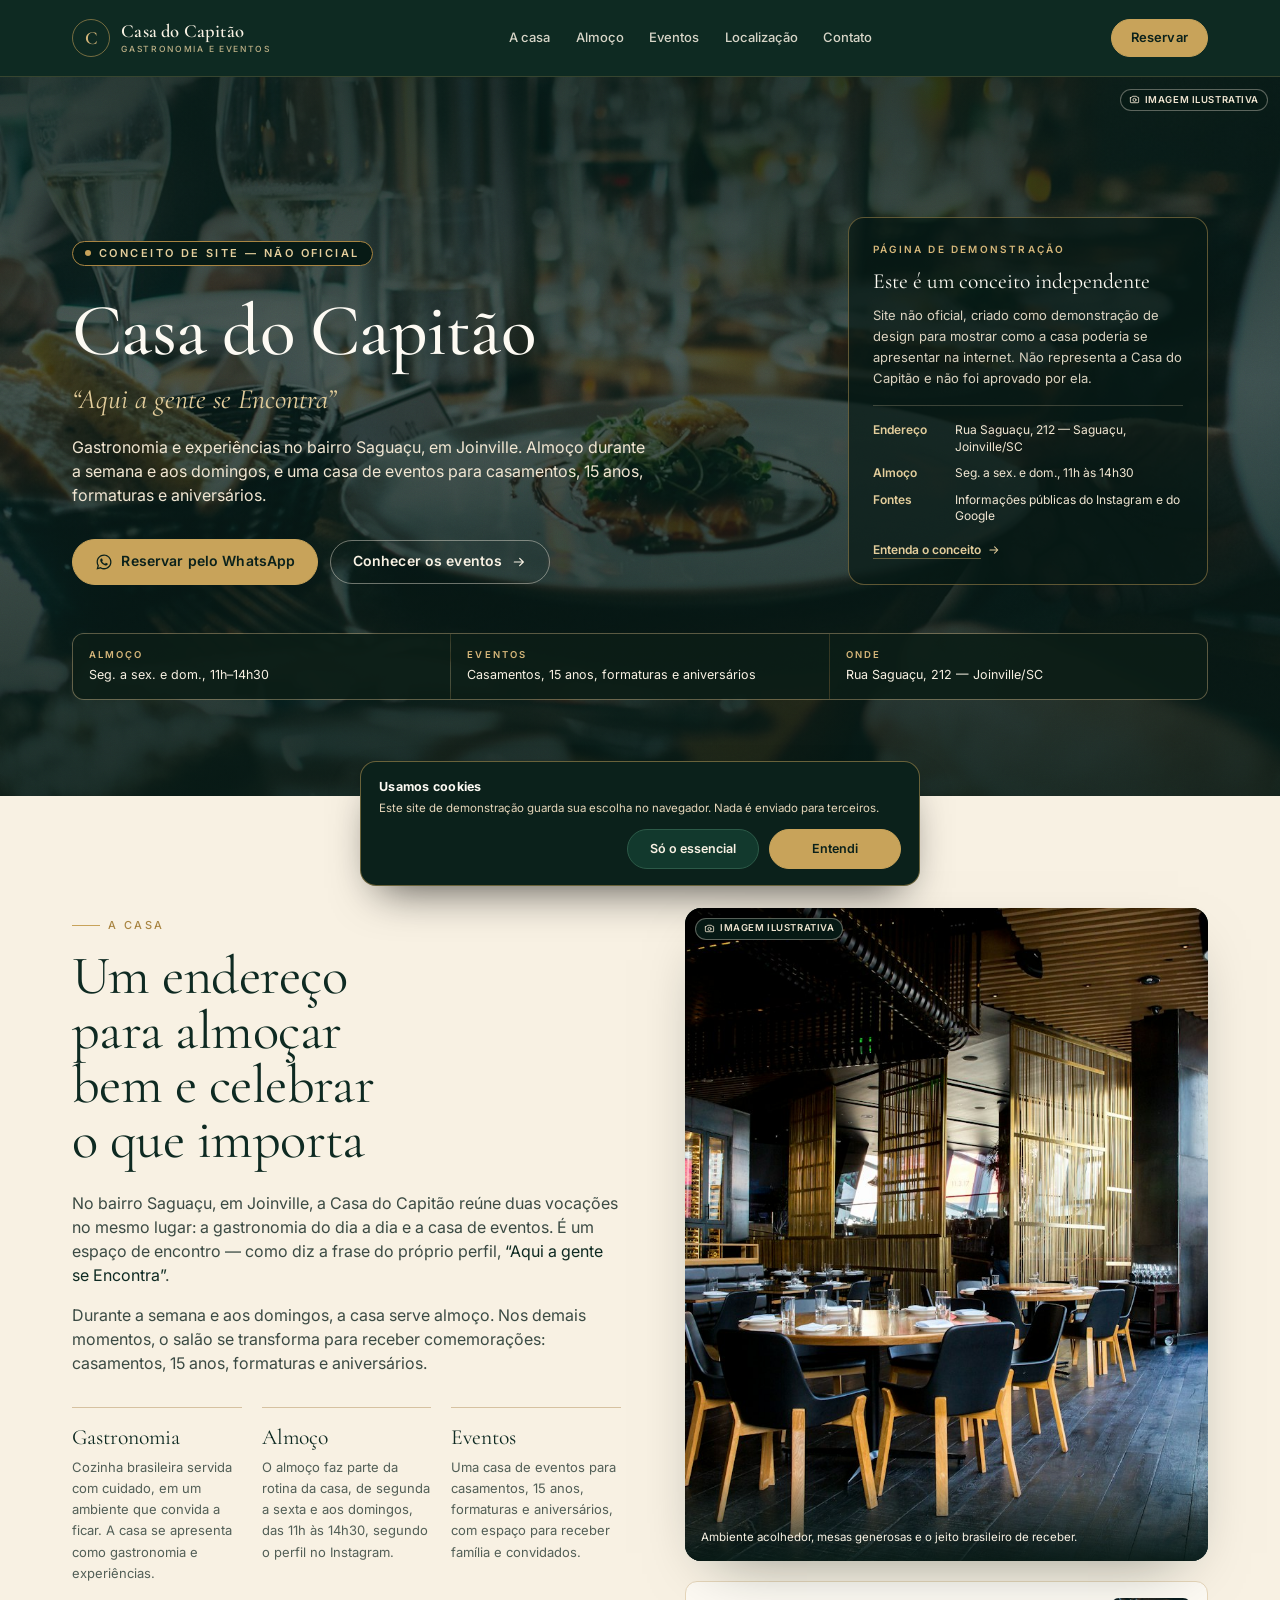
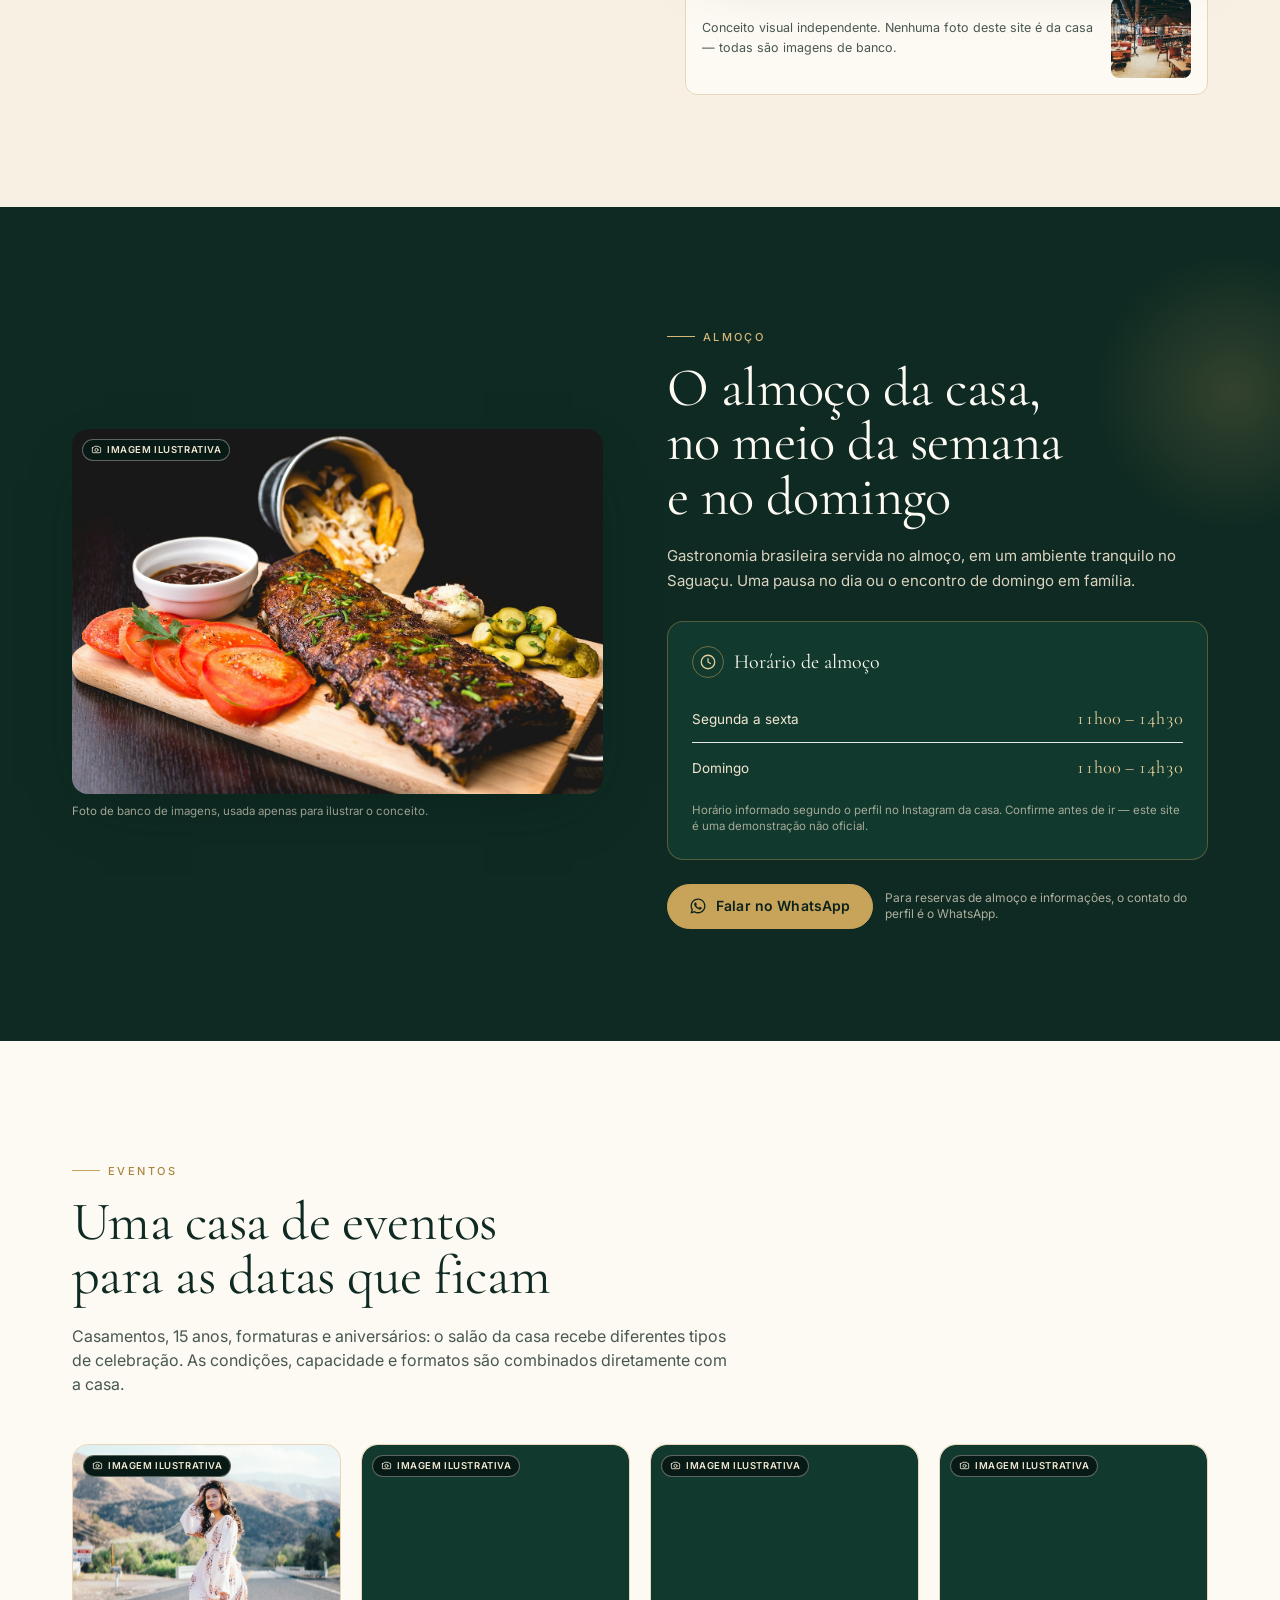
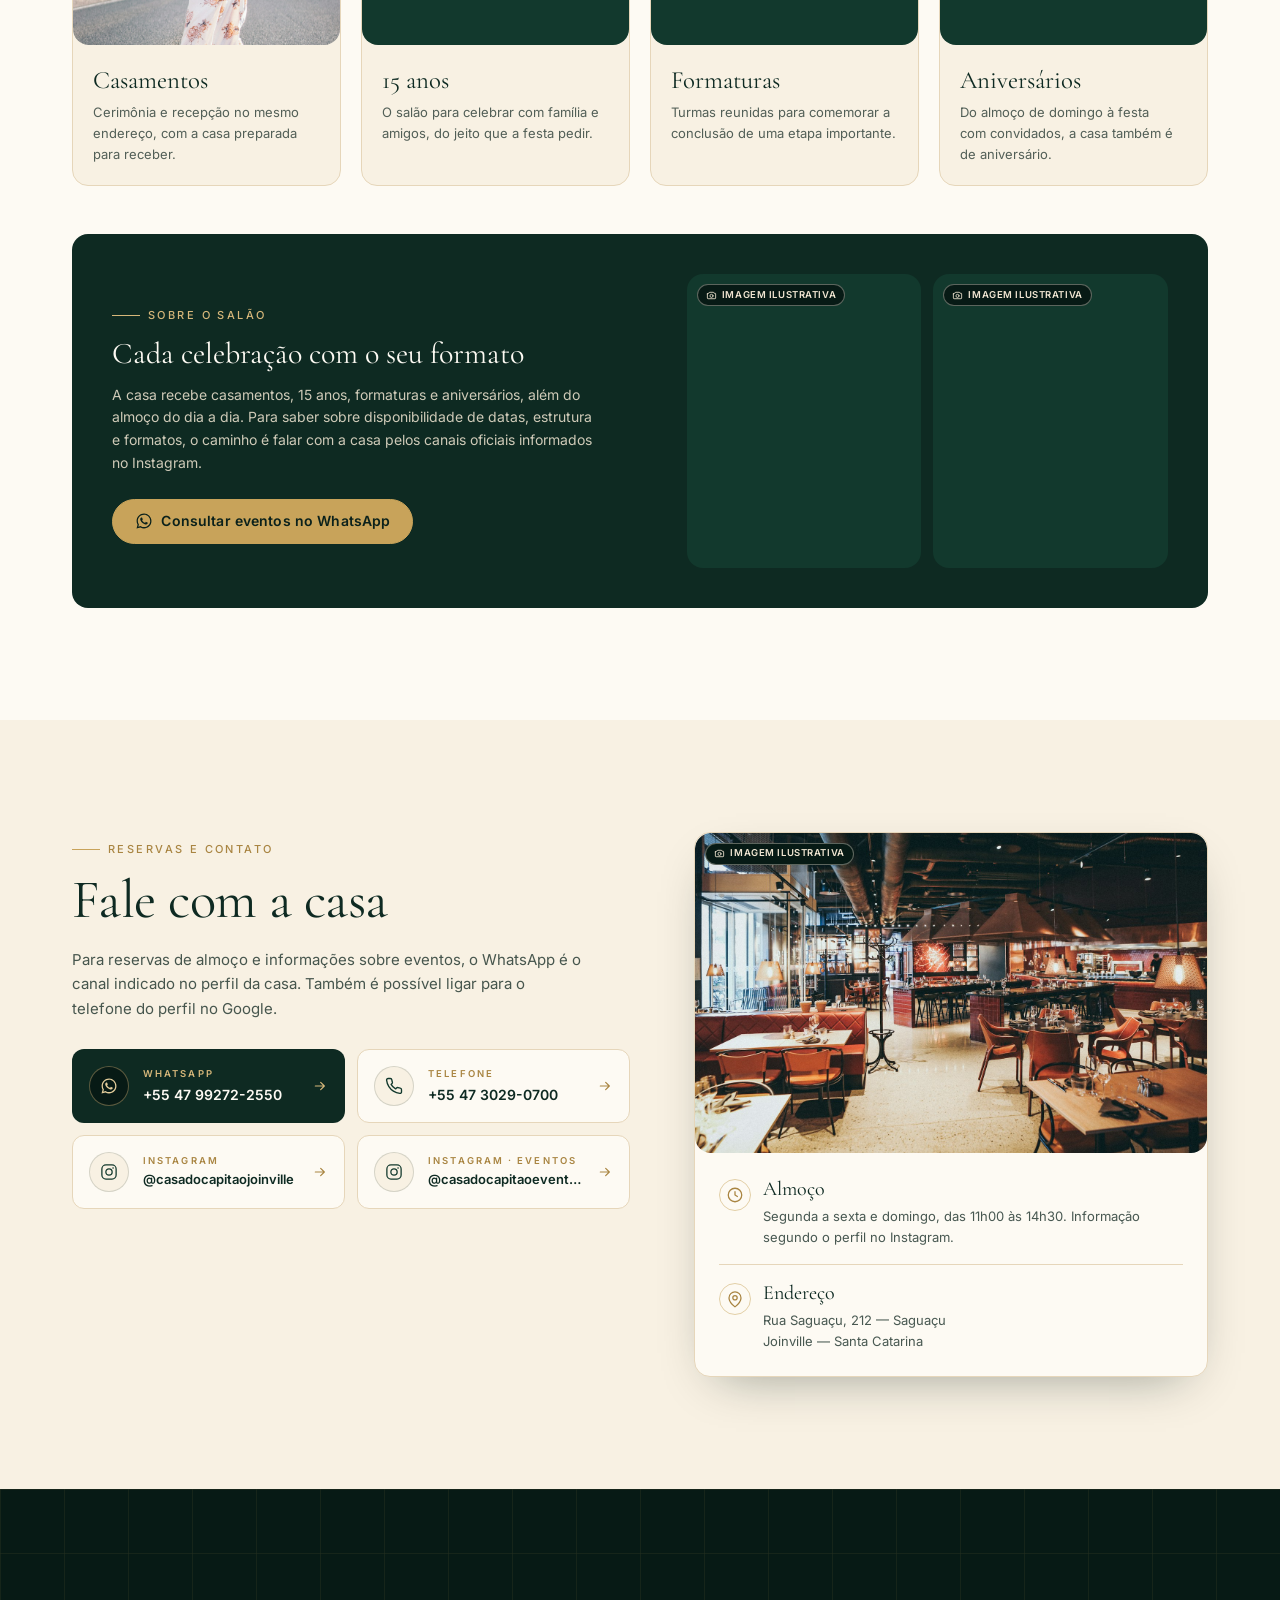
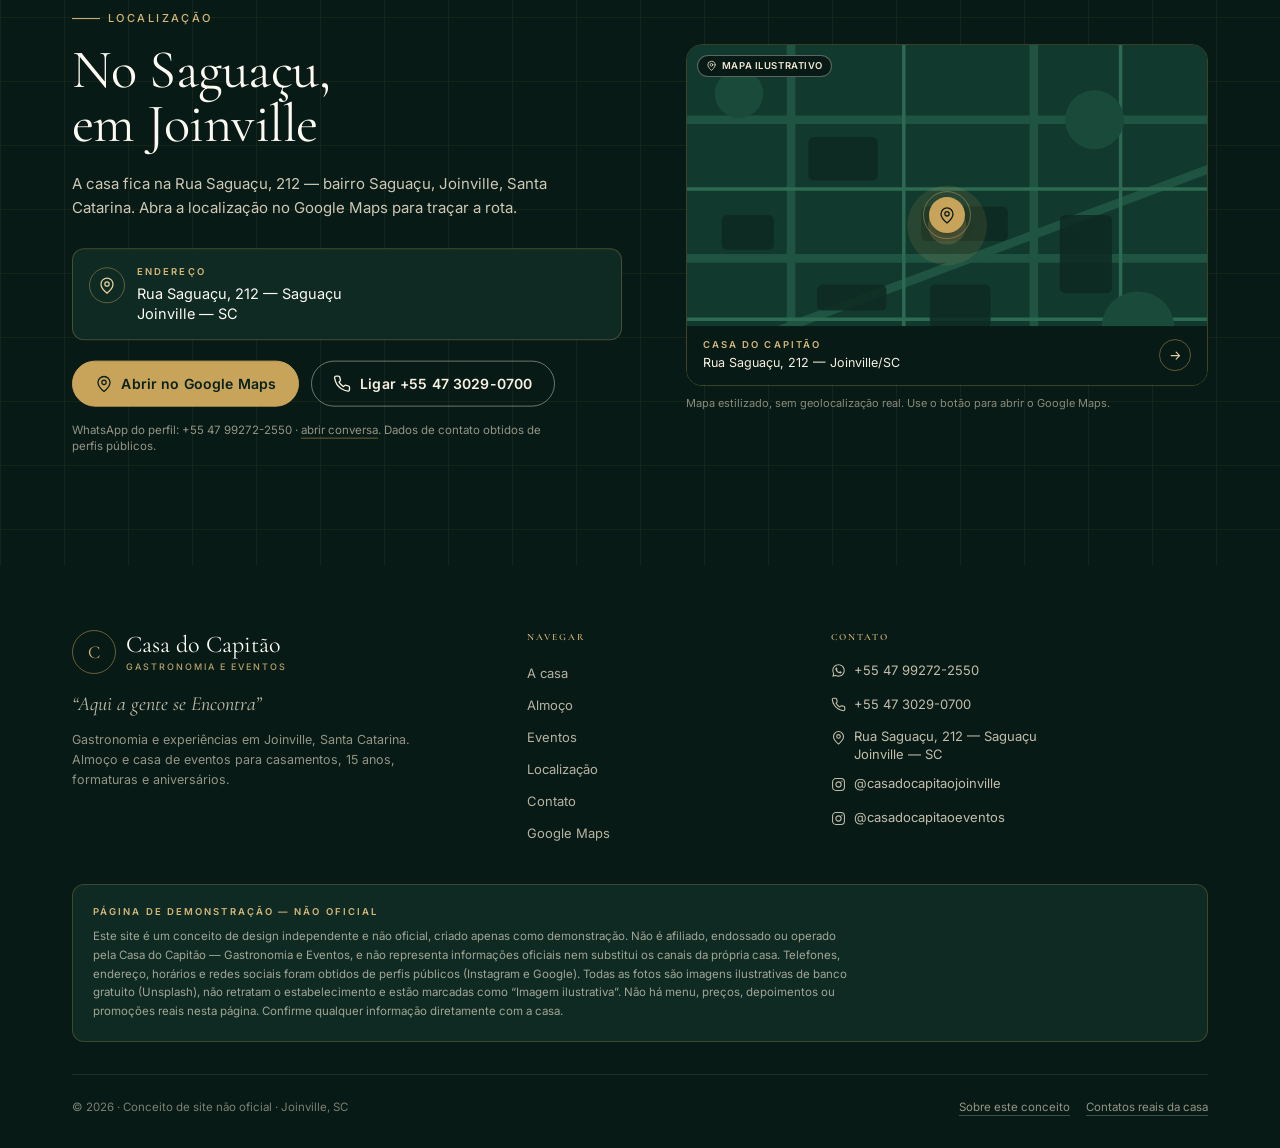
<file: index.html>
<!doctype html>
<html lang="pt-BR">
  <head>
    <meta charset="UTF-8" />
    <meta name="viewport" content="width=device-width, initial-scale=1.0" />
    <meta name="robots" content="noindex,nofollow" />
    <title>Casa do Capitão — Gastronomia e Eventos | Conceito de site (não oficial)</title>
    <meta
      name="description"
      content="Conceito de site não oficial para a Casa do Capitão - Gastronomia e Eventos, em Joinville/SC. Almoço, gastronomia brasileira e casa de eventos."
    />
    <meta name="theme-color" content="#0E2A22" />
    <meta property="og:title" content="Casa do Capitão — Gastronomia e Eventos (conceito não oficial)" />
    <meta
      property="og:description"
      content="Demonstração de design não oficial. Aqui a gente se Encontra — Joinville, Santa Catarina."
    />
    <meta property="og:type" content="website" />
    <meta property="og:locale" content="pt_BR" />
    <link rel="preconnect" href="https://fonts.googleapis.com" />
    <link rel="preconnect" href="https://fonts.gstatic.com" crossorigin />
    <link
      href="https://fonts.googleapis.com/css2?family=Cormorant+Garamond:ital,wght@0,400;0,500;0,600;1,400;1,500&family=Inter:wght@300;400;500;600;700&display=swap"
      rel="stylesheet"
    />
    <link rel="icon" type="image/svg+xml" href="./favicon.svg" />
    <script type="module" crossorigin src="./assets/3-index-DVUQy9pK.js"></script>
    <link rel="stylesheet" crossorigin href="./assets/4-index-D71_lvD-.css">
  </head>
  <body>
    <div id="root"></div>
  </body>
</html>
</file>
<file: assets/4-index-D71_lvD-.css>
*,:before,:after{--tw-border-spacing-x: 0;--tw-border-spacing-y: 0;--tw-translate-x: 0;--tw-translate-y: 0;--tw-rotate: 0;--tw-skew-x: 0;--tw-skew-y: 0;--tw-scale-x: 1;--tw-scale-y: 1;--tw-pan-x: ;--tw-pan-y: ;--tw-pinch-zoom: ;--tw-scroll-snap-strictness: proximity;--tw-gradient-from-position: ;--tw-gradient-via-position: ;--tw-gradient-to-position: ;--tw-ordinal: ;--tw-slashed-zero: ;--tw-numeric-figure: ;--tw-numeric-spacing: ;--tw-numeric-fraction: ;--tw-ring-inset: ;--tw-ring-offset-width: 0px;--tw-ring-offset-color: #fff;--tw-ring-color: rgb(59 130 246 / .5);--tw-ring-offset-shadow: 0 0 #0000;--tw-ring-shadow: 0 0 #0000;--tw-shadow: 0 0 #0000;--tw-shadow-colored: 0 0 #0000;--tw-blur: ;--tw-brightness: ;--tw-contrast: ;--tw-grayscale: ;--tw-hue-rotate: ;--tw-invert: ;--tw-saturate: ;--tw-sepia: ;--tw-drop-shadow: ;--tw-backdrop-blur: ;--tw-backdrop-brightness: ;--tw-backdrop-contrast: ;--tw-backdrop-grayscale: ;--tw-backdrop-hue-rotate: ;--tw-backdrop-invert: ;--tw-backdrop-opacity: ;--tw-backdrop-saturate: ;--tw-backdrop-sepia: ;--tw-contain-size: ;--tw-contain-layout: ;--tw-contain-paint: ;--tw-contain-style: }::backdrop{--tw-border-spacing-x: 0;--tw-border-spacing-y: 0;--tw-translate-x: 0;--tw-translate-y: 0;--tw-rotate: 0;--tw-skew-x: 0;--tw-skew-y: 0;--tw-scale-x: 1;--tw-scale-y: 1;--tw-pan-x: ;--tw-pan-y: ;--tw-pinch-zoom: ;--tw-scroll-snap-strictness: proximity;--tw-gradient-from-position: ;--tw-gradient-via-position: ;--tw-gradient-to-position: ;--tw-ordinal: ;--tw-slashed-zero: ;--tw-numeric-figure: ;--tw-numeric-spacing: ;--tw-numeric-fraction: ;--tw-ring-inset: ;--tw-ring-offset-width: 0px;--tw-ring-offset-color: #fff;--tw-ring-color: rgb(59 130 246 / .5);--tw-ring-offset-shadow: 0 0 #0000;--tw-ring-shadow: 0 0 #0000;--tw-shadow: 0 0 #0000;--tw-shadow-colored: 0 0 #0000;--tw-blur: ;--tw-brightness: ;--tw-contrast: ;--tw-grayscale: ;--tw-hue-rotate: ;--tw-invert: ;--tw-saturate: ;--tw-sepia: ;--tw-drop-shadow: ;--tw-backdrop-blur: ;--tw-backdrop-brightness: ;--tw-backdrop-contrast: ;--tw-backdrop-grayscale: ;--tw-backdrop-hue-rotate: ;--tw-backdrop-invert: ;--tw-backdrop-opacity: ;--tw-backdrop-saturate: ;--tw-backdrop-sepia: ;--tw-contain-size: ;--tw-contain-layout: ;--tw-contain-paint: ;--tw-contain-style: }*,:before,:after{box-sizing:border-box;border-width:0;border-style:solid;border-color:#e5e7eb}:before,:after{--tw-content: ""}html,:host{line-height:1.5;-webkit-text-size-adjust:100%;-moz-tab-size:4;-o-tab-size:4;tab-size:4;font-family:Inter Variable,Inter,system-ui,-apple-system,Segoe UI,sans-serif;font-feature-settings:normal;font-variation-settings:normal;-webkit-tap-highlight-color:transparent}body{margin:0;line-height:inherit}hr{height:0;color:inherit;border-top-width:1px}abbr:where([title]){-webkit-text-decoration:underline dotted;text-decoration:underline dotted}h1,h2,h3,h4,h5,h6{font-size:inherit;font-weight:inherit}a{color:inherit;text-decoration:inherit}b,strong{font-weight:bolder}code,kbd,samp,pre{font-family:ui-monospace,SFMono-Regular,Menlo,Monaco,Consolas,Liberation Mono,Courier New,monospace;font-feature-settings:normal;font-variation-settings:normal;font-size:1em}small{font-size:80%}sub,sup{font-size:75%;line-height:0;position:relative;vertical-align:baseline}sub{bottom:-.25em}sup{top:-.5em}table{text-indent:0;border-color:inherit;border-collapse:collapse}button,input,optgroup,select,textarea{font-family:inherit;font-feature-settings:inherit;font-variation-settings:inherit;font-size:100%;font-weight:inherit;line-height:inherit;letter-spacing:inherit;color:inherit;margin:0;padding:0}button,select{text-transform:none}button,input:where([type=button]),input:where([type=reset]),input:where([type=submit]){-webkit-appearance:button;background-color:transparent;background-image:none}:-moz-focusring{outline:auto}:-moz-ui-invalid{box-shadow:none}progress{vertical-align:baseline}::-webkit-inner-spin-button,::-webkit-outer-spin-button{height:auto}[type=search]{-webkit-appearance:textfield;outline-offset:-2px}::-webkit-search-decoration{-webkit-appearance:none}::-webkit-file-upload-button{-webkit-appearance:button;font:inherit}summary{display:list-item}blockquote,dl,dd,h1,h2,h3,h4,h5,h6,hr,figure,p,pre{margin:0}fieldset{margin:0;padding:0}legend{padding:0}ol,ul,menu{list-style:none;margin:0;padding:0}dialog{padding:0}textarea{resize:vertical}input::-moz-placeholder,textarea::-moz-placeholder{opacity:1;color:#9ca3af}input::placeholder,textarea::placeholder{opacity:1;color:#9ca3af}button,[role=button]{cursor:pointer}:disabled{cursor:default}img,svg,video,canvas,audio,iframe,embed,object{display:block;vertical-align:middle}img,video{max-width:100%;height:auto}[hidden]:where(:not([hidden=until-found])){display:none}:root{color-scheme:light;--header-h: 68px;--cream: #f8f1e3;--forest: #0e2a22;--gold: #c8a35a}html{scroll-behavior:smooth;-webkit-text-size-adjust:100%}body{--tw-bg-opacity: 1;background-color:rgb(248 241 227 / var(--tw-bg-opacity, 1));font-family:Inter Variable,Inter,system-ui,-apple-system,Segoe UI,sans-serif;--tw-text-opacity: 1;color:rgb(11 33 27 / var(--tw-text-opacity, 1));-webkit-font-smoothing:antialiased;-moz-osx-font-smoothing:grayscale;overflow-x:hidden;text-rendering:optimizeLegibility}section[id],div[id=topo]{scroll-margin-top:calc(var(--header-h) + 14px)}::-moz-selection{background:#c8a35a;color:#071a15}::selection{background:#c8a35a;color:#071a15}:focus-visible{outline:2px solid #a98542;outline-offset:3px;border-radius:2px}h1,h2,h3{font-family:Cormorant Garamond,Georgia,Times New Roman,serif;text-wrap:balance}p{text-wrap:pretty}img{max-width:100%}.wrap{margin-left:auto;margin-right:auto;width:100%;max-width:76rem;padding-left:1.25rem;padding-right:1.25rem}@media (min-width: 640px){.wrap{padding-left:2rem;padding-right:2rem}}@media (min-width: 1024px){.wrap{padding-left:2.5rem;padding-right:2.5rem}}.eyebrow{display:inline-flex;align-items:center;gap:.5rem;font-size:11px;font-weight:500;text-transform:uppercase;letter-spacing:.22em;--tw-text-opacity: 1;color:rgb(169 133 66 / var(--tw-text-opacity, 1))}.eyebrow:before{content:"";display:block;height:1px;width:1.75rem;--tw-bg-opacity: 1;background-color:rgb(200 163 90 / var(--tw-bg-opacity, 1));flex:0 0 auto}.eyebrow--light{--tw-text-opacity: 1;color:rgb(214 183 122 / var(--tw-text-opacity, 1))}.eyebrow--light:before{--tw-bg-opacity: 1;background-color:rgb(214 183 122 / var(--tw-bg-opacity, 1))}.btn{display:inline-flex;align-items:center;justify-content:center;gap:.55rem;border-radius:999px;padding:.8rem 1.35rem;font-family:Inter Variable,Inter,system-ui,sans-serif;font-size:.875rem;font-weight:600;line-height:1.2;letter-spacing:.01em;text-decoration:none;white-space:nowrap;transition:transform .18s ease,background-color .18s ease,color .18s ease,border-color .18s ease,box-shadow .18s ease}.btn:hover{transform:translateY(-1px)}.btn:active{transform:translateY(0)}.btn--gold{background-color:#c8a35a;color:#0b211b;border:1px solid #c8a35a}.btn--gold:hover{background-color:#d6b77a;border-color:#d6b77a}.btn--ghost-light{background-color:transparent;color:#f8f1e3;border:1px solid rgba(248,241,227,.42)}.btn--ghost-light:hover{border-color:#e4ce9c;color:#e4ce9c}.sr-only{position:absolute;width:1px;height:1px;padding:0;margin:-1px;overflow:hidden;clip:rect(0,0,0,0);white-space:nowrap;border-width:0}.pointer-events-none{pointer-events:none}.visible{visibility:visible}.invisible{visibility:hidden}.static{position:static}.absolute{position:absolute}.relative{position:relative}.inset-0{inset:0}.inset-x-0{left:0;right:0}.-right-24{right:-6rem}.bottom-0{bottom:0}.left-1\/2{left:50%}.top-1\/2{top:50%}.top-10{top:2.5rem}.isolate{isolation:isolate}.z-0{z-index:0}.z-\[1\]{z-index:1}.z-\[2\]{z-index:2}.order-1{order:1}.order-2{order:2}.ml-auto{margin-left:auto}.mt-0\.5{margin-top:.125rem}.mt-1{margin-top:.25rem}.mt-1\.5{margin-top:.375rem}.mt-10{margin-top:2.5rem}.mt-2{margin-top:.5rem}.mt-2\.5{margin-top:.625rem}.mt-3{margin-top:.75rem}.mt-4{margin-top:1rem}.mt-5{margin-top:1.25rem}.mt-6{margin-top:1.5rem}.mt-7{margin-top:1.75rem}.mt-8{margin-top:2rem}.block{display:block}.flex{display:flex}.inline-flex{display:inline-flex}.grid{display:grid}.hidden{display:none}.aspect-\[16\/10\]{aspect-ratio:16/10}.aspect-\[4\/3\]{aspect-ratio:4/3}.aspect-\[4\/5\]{aspect-ratio:4/5}.h-1\.5{height:.375rem}.h-10{height:2.5rem}.h-11{height:2.75rem}.h-12{height:3rem}.h-16{height:4rem}.h-72{height:18rem}.h-8{height:2rem}.h-9{height:2.25rem}.h-\[240px\]{height:240px}.h-full{height:100%}.min-h-screen{min-height:100vh}.w-1\.5{width:.375rem}.w-10{width:2.5rem}.w-11{width:2.75rem}.w-12{width:3rem}.w-16{width:4rem}.w-72{width:18rem}.w-8{width:2rem}.w-9{width:2.25rem}.w-\[74px\]{width:74px}.w-full{width:100%}.min-w-0{min-width:0px}.max-w-2xl{max-width:42rem}.max-w-3xl{max-width:48rem}.max-w-\[15ch\]{max-width:15ch}.max-w-\[16ch\]{max-width:16ch}.max-w-\[17ch\]{max-width:17ch}.max-w-\[18ch\]{max-width:18ch}.max-w-lg{max-width:32rem}.max-w-sm{max-width:24rem}.max-w-xl{max-width:36rem}.max-w-xs{max-width:20rem}.shrink-0{flex-shrink:0}.-translate-x-1\/2{--tw-translate-x: -50%;transform:translate(var(--tw-translate-x),var(--tw-translate-y)) rotate(var(--tw-rotate)) skew(var(--tw-skew-x)) skewY(var(--tw-skew-y)) scaleX(var(--tw-scale-x)) scaleY(var(--tw-scale-y))}.-translate-y-1\/2{--tw-translate-y: -50%;transform:translate(var(--tw-translate-x),var(--tw-translate-y)) rotate(var(--tw-rotate)) skew(var(--tw-skew-x)) skewY(var(--tw-skew-y)) scaleX(var(--tw-scale-x)) scaleY(var(--tw-scale-y))}.grid-cols-2{grid-template-columns:repeat(2,minmax(0,1fr))}.grid-cols-\[1fr_auto\]{grid-template-columns:1fr auto}.flex-col{flex-direction:column}.flex-wrap{flex-wrap:wrap}.place-items-center{place-items:center}.items-start{align-items:flex-start}.items-center{align-items:center}.items-baseline{align-items:baseline}.justify-center{justify-content:center}.justify-between{justify-content:space-between}.gap-1\.5{gap:.375rem}.gap-10{gap:2.5rem}.gap-2{gap:.5rem}.gap-2\.5{gap:.625rem}.gap-3{gap:.75rem}.gap-3\.5{gap:.875rem}.gap-4{gap:1rem}.gap-5{gap:1.25rem}.gap-6{gap:1.5rem}.gap-px{gap:1px}.gap-x-4{-moz-column-gap:1rem;column-gap:1rem}.gap-y-2{row-gap:.5rem}.space-y-2\.5>:not([hidden])~:not([hidden]){--tw-space-y-reverse: 0;margin-top:calc(.625rem * calc(1 - var(--tw-space-y-reverse)));margin-bottom:calc(.625rem * var(--tw-space-y-reverse))}.space-y-4>:not([hidden])~:not([hidden]){--tw-space-y-reverse: 0;margin-top:calc(1rem * calc(1 - var(--tw-space-y-reverse)));margin-bottom:calc(1rem * var(--tw-space-y-reverse))}.divide-y>:not([hidden])~:not([hidden]){--tw-divide-y-reverse: 0;border-top-width:calc(1px * calc(1 - var(--tw-divide-y-reverse)));border-bottom-width:calc(1px * var(--tw-divide-y-reverse))}.overflow-hidden{overflow:hidden}.truncate{overflow:hidden;text-overflow:ellipsis;white-space:nowrap}.rounded-2xl{border-radius:1rem}.rounded-full{border-radius:9999px}.rounded-lg{border-radius:.5rem}.rounded-none{border-radius:0}.rounded-xl{border-radius:.75rem}.border{border-width:1px}.border-t{border-top-width:1px}.border-cream-200\/10{border-color:#f1e6d21a}.border-cream-300{--tw-border-opacity: 1;border-color:rgb(230 214 186 / var(--tw-border-opacity, 1))}.border-cream-400{--tw-border-opacity: 1;border-color:rgb(214 193 160 / var(--tw-border-opacity, 1))}.border-cream-400\/25{border-color:#d6c1a040}.border-forest-900\/15{border-color:#0e2a2226}.border-gold-400\/40{border-color:#d6b77a66}.border-gold-500\/25{border-color:#c8a35a40}.border-gold-500\/30{border-color:#c8a35a4d}.border-gold-500\/35{border-color:#c8a35a59}.border-gold-500\/45{border-color:#c8a35a73}.border-gold-500\/50{border-color:#c8a35a80}.border-gold-500\/60{border-color:#c8a35a99}.bg-cream-100{--tw-bg-opacity: 1;background-color:rgb(248 241 227 / var(--tw-bg-opacity, 1))}.bg-cream-50{--tw-bg-opacity: 1;background-color:rgb(253 250 243 / var(--tw-bg-opacity, 1))}.bg-forest-800{--tw-bg-opacity: 1;background-color:rgb(18 57 45 / var(--tw-bg-opacity, 1))}.bg-forest-900{--tw-bg-opacity: 1;background-color:rgb(14 42 34 / var(--tw-bg-opacity, 1))}.bg-forest-950{--tw-bg-opacity: 1;background-color:rgb(7 26 21 / var(--tw-bg-opacity, 1))}.bg-gold-500{--tw-bg-opacity: 1;background-color:rgb(200 163 90 / var(--tw-bg-opacity, 1))}.bg-ink{--tw-bg-opacity: 1;background-color:rgb(11 33 27 / var(--tw-bg-opacity, 1))}.bg-gradient-to-t{background-image:linear-gradient(to top,var(--tw-gradient-stops))}.from-forest-950\/90{--tw-gradient-from: rgb(7 26 21 / .9) var(--tw-gradient-from-position);--tw-gradient-to: rgb(7 26 21 / 0) var(--tw-gradient-to-position);--tw-gradient-stops: var(--tw-gradient-from), var(--tw-gradient-to)}.to-transparent{--tw-gradient-to: transparent var(--tw-gradient-to-position)}.object-cover{-o-object-fit:cover;object-fit:cover}.object-center{-o-object-position:center;object-position:center}.p-4{padding:1rem}.p-5{padding:1.25rem}.p-6{padding:1.5rem}.px-3{padding-left:.75rem;padding-right:.75rem}.px-4{padding-left:1rem;padding-right:1rem}.py-1\.5{padding-top:.375rem;padding-bottom:.375rem}.py-16{padding-top:4rem;padding-bottom:4rem}.py-2\.5{padding-top:.625rem;padding-bottom:.625rem}.py-3{padding-top:.75rem;padding-bottom:.75rem}.py-3\.5{padding-top:.875rem;padding-bottom:.875rem}.pb-16{padding-bottom:4rem}.pb-4{padding-bottom:1rem}.pb-8{padding-bottom:2rem}.pt-14{padding-top:3.5rem}.pt-4{padding-top:1rem}.pt-6{padding-top:1.5rem}.pt-\[calc\(var\(--header-h\)\+1\.75rem\)\]{padding-top:calc(var(--header-h) + 1.75rem)}.font-display{font-family:Cormorant Garamond,Georgia,Times New Roman,serif}.text-\[1\.35rem\]{font-size:1.35rem}.text-\[1\.55rem\]{font-size:1.55rem}.text-\[1\.5rem\]{font-size:1.5rem}.text-\[1\.7rem\]{font-size:1.7rem}.text-\[10px\]{font-size:10px}.text-\[11\.5px\]{font-size:11.5px}.text-\[11px\]{font-size:11px}.text-\[12\.5px\]{font-size:12.5px}.text-\[12px\]{font-size:12px}.text-\[13\.5px\]{font-size:13.5px}.text-\[13px\]{font-size:13px}.text-\[14\.5px\]{font-size:14.5px}.text-\[14px\]{font-size:14px}.text-\[15px\]{font-size:15px}.text-\[2\.1rem\]{font-size:2.1rem}.text-\[2\.6rem\]{font-size:2.6rem}.text-\[9\.5px\]{font-size:9.5px}.text-\[9px\]{font-size:9px}.text-lg{font-size:1.125rem;line-height:1.75rem}.text-xl{font-size:1.25rem;line-height:1.75rem}.font-medium{font-weight:500}.font-semibold{font-weight:600}.uppercase{text-transform:uppercase}.italic{font-style:italic}.not-italic{font-style:normal}.tabular-nums{--tw-numeric-spacing: tabular-nums;font-variant-numeric:var(--tw-ordinal) var(--tw-slashed-zero) var(--tw-numeric-figure) var(--tw-numeric-spacing) var(--tw-numeric-fraction)}.leading-\[0\.98\]{line-height:.98}.leading-\[1\.06\]{line-height:1.06}.leading-none{line-height:1}.leading-relaxed{line-height:1.625}.leading-snug{line-height:1.375}.leading-tight{line-height:1.25}.tracking-\[-0\.01em\]{letter-spacing:-.01em}.tracking-widest2{letter-spacing:.22em}.text-cream-100{--tw-text-opacity: 1;color:rgb(248 241 227 / var(--tw-text-opacity, 1))}.text-cream-200{--tw-text-opacity: 1;color:rgb(241 230 210 / var(--tw-text-opacity, 1))}.text-cream-200\/50{color:#f1e6d280}.text-cream-200\/55{color:#f1e6d28c}.text-cream-200\/60{color:#f1e6d299}.text-cream-200\/65{color:#f1e6d2a6}.text-cream-200\/70{color:#f1e6d2b3}.text-cream-200\/75{color:#f1e6d2bf}.text-cream-200\/80{color:#f1e6d2cc}.text-cream-200\/85{color:#f1e6d2d9}.text-cream-200\/90{color:#f1e6d2e6}.text-cream-50{--tw-text-opacity: 1;color:rgb(253 250 243 / var(--tw-text-opacity, 1))}.text-forest-800{--tw-text-opacity: 1;color:rgb(18 57 45 / var(--tw-text-opacity, 1))}.text-forest-900{--tw-text-opacity: 1;color:rgb(14 42 34 / var(--tw-text-opacity, 1))}.text-forest-950{--tw-text-opacity: 1;color:rgb(7 26 21 / var(--tw-text-opacity, 1))}.text-gold-300{--tw-text-opacity: 1;color:rgb(228 206 156 / var(--tw-text-opacity, 1))}.text-gold-400{--tw-text-opacity: 1;color:rgb(214 183 122 / var(--tw-text-opacity, 1))}.text-gold-400\/85{color:#d6b77ad9}.text-gold-600{--tw-text-opacity: 1;color:rgb(169 133 66 / var(--tw-text-opacity, 1))}.text-ink\/70{color:#0b211bb3}.text-ink\/75{color:#0b211bbf}.text-ink\/80{color:#0b211bcc}.underline{text-decoration-line:underline}.no-underline{text-decoration-line:none}.decoration-cream-200\/25{text-decoration-color:#f1e6d240}.decoration-gold-500\/50{text-decoration-color:#c8a35a80}.underline-offset-4{text-underline-offset:4px}.opacity-20{opacity:.2}.opacity-\[0\.16\]{opacity:.16}.shadow-card{--tw-shadow: 0 22px 60px -30px rgba(7, 26, 21, .5);--tw-shadow-colored: 0 22px 60px -30px var(--tw-shadow-color);box-shadow:var(--tw-ring-offset-shadow, 0 0 #0000),var(--tw-ring-shadow, 0 0 #0000),var(--tw-shadow)}.shadow-lg{--tw-shadow: 0 10px 15px -3px rgb(0 0 0 / .1), 0 4px 6px -4px rgb(0 0 0 / .1);--tw-shadow-colored: 0 10px 15px -3px var(--tw-shadow-color), 0 4px 6px -4px var(--tw-shadow-color);box-shadow:var(--tw-ring-offset-shadow, 0 0 #0000),var(--tw-ring-shadow, 0 0 #0000),var(--tw-shadow)}.shadow-soft{--tw-shadow: 0 18px 50px -24px rgba(7, 26, 21, .45);--tw-shadow-colored: 0 18px 50px -24px var(--tw-shadow-color);box-shadow:var(--tw-ring-offset-shadow, 0 0 #0000),var(--tw-ring-shadow, 0 0 #0000),var(--tw-shadow)}.filter{filter:var(--tw-blur) var(--tw-brightness) var(--tw-contrast) var(--tw-grayscale) var(--tw-hue-rotate) var(--tw-invert) var(--tw-saturate) var(--tw-sepia) var(--tw-drop-shadow)}.transition{transition-property:color,background-color,border-color,text-decoration-color,fill,stroke,opacity,box-shadow,transform,filter,backdrop-filter;transition-timing-function:cubic-bezier(.4,0,.2,1);transition-duration:.15s}.transition-colors{transition-property:color,background-color,border-color,text-decoration-color,fill,stroke;transition-timing-function:cubic-bezier(.4,0,.2,1);transition-duration:.15s}.transition-transform{transition-property:transform;transition-timing-function:cubic-bezier(.4,0,.2,1);transition-duration:.15s}.duration-700{transition-duration:.7s}.site-header{position:sticky;top:0;z-index:60}.site-header__bar{background-color:#0e2a22;border-bottom:1px solid rgba(200,163,90,.22);transition:box-shadow .22s ease}.site-header.is-scrolled .site-header__bar{box-shadow:0 12px 30px -18px #071a15d9}.site-header__inner{display:flex;align-items:center;justify-content:space-between;gap:1rem;height:var(--header-h)}.brand{display:inline-flex;align-items:center;gap:.7rem;color:#f8f1e3;text-decoration:none;min-width:0}.brand__mark{display:grid;place-items:center;width:38px;height:38px;flex:0 0 38px;border-radius:999px;border:1px solid rgba(200,163,90,.55);color:#d6b77a;font-family:Cormorant Garamond,Georgia,serif;font-size:1.15rem;font-weight:600;line-height:1}.brand__text{display:flex;flex-direction:column;min-width:0;line-height:1.05}.brand__name{font-family:Cormorant Garamond,Georgia,serif;font-size:1.16rem;font-weight:600;letter-spacing:.01em;white-space:nowrap}.brand__sub{margin-top:3px;font-size:8.5px;font-weight:500;letter-spacing:.2em;text-transform:uppercase;color:#e4ce9cd1;white-space:nowrap}.desktop-nav{display:none;align-items:center;gap:1.6rem}.desktop-nav__link{position:relative;color:#f8f1e3db;font-size:13px;font-weight:500;text-decoration:none;padding:.4rem 0;transition:color .16s ease}.desktop-nav__link:after{content:"";position:absolute;left:0;right:100%;bottom:0;height:1px;background-color:#c8a35a;transition:right .22s ease}.desktop-nav__link:hover{color:#fdfaf3}.desktop-nav__link:hover:after{right:0}.header-actions{display:none;align-items:center;gap:.75rem}.header-cta{padding:.62rem 1.2rem;font-size:.8125rem}.burger{display:inline-grid;place-items:center;width:42px;height:42px;flex:0 0 42px;border-radius:999px;border:1px solid rgba(248,241,227,.3);background-color:transparent;color:#f8f1e3;cursor:pointer}.burger:hover{border-color:#e4ce9cb3;color:#e4ce9c}@media (min-width: 768px){:root{--header-h: 76px}.desktop-nav,.header-actions{display:flex}.burger{display:none}}.mobile-nav{position:fixed;inset:0;z-index:80;display:flex;flex-direction:column;background-color:#071a15;overflow-y:auto;overscroll-behavior:contain}@media (min-width: 768px){.mobile-nav{display:none}}.mobile-nav__top{display:flex;align-items:center;justify-content:space-between;gap:1rem;height:var(--header-h);flex:0 0 auto;border-bottom:1px solid rgba(200,163,90,.22)}.mobile-nav__body{padding-top:1.75rem;padding-bottom:2.25rem;display:flex;flex-direction:column;flex:1 1 auto}.mobile-nav__list{display:flex;flex-direction:column;margin:0;padding:0;list-style:none}.mobile-nav__list>li>a{display:block;padding:.55rem 0;border-bottom:1px solid rgba(248,241,227,.1);color:#f8f1e3;font-family:Cormorant Garamond,Georgia,serif;font-size:clamp(1.65rem,8vw,2.05rem);font-weight:500;line-height:1.25;letter-spacing:.005em;text-decoration:none}.mobile-nav__list>li>a:active,.mobile-nav__list>li>a:hover{color:#e4ce9c}.mobile-nav__meta{margin-top:auto;padding-top:2rem}.mobile-nav__cta-row{display:flex;flex-wrap:wrap;gap:.5rem}.mobile-nav__pill{display:inline-flex;align-items:center;gap:.4rem;padding:.5rem .8rem;border-radius:999px;border:1px solid rgba(248,241,227,.32);background-color:transparent;color:#f8f1e3;font-family:Inter Variable,Inter,system-ui,sans-serif;font-size:12.5px;font-weight:600;line-height:1.15;letter-spacing:.01em;text-decoration:none;white-space:nowrap}.mobile-nav__pill svg{flex:0 0 auto}.mobile-nav__pill--gold{background-color:#c8a35a;border-color:#c8a35a;color:#0b211b}.mobile-nav__pill:hover{border-color:#e4ce9c;color:#e4ce9c}.mobile-nav__pill--gold:hover{background-color:#d6b77a;border-color:#d6b77a;color:#0b211b}.mobile-nav__legal{margin-top:1.1rem;font-family:Inter Variable,Inter,system-ui,sans-serif;font-size:11px;line-height:1.7;color:#f8f1e39e}.mobile-nav__legal a{color:#f8f1e3d1;text-decoration:underline;text-underline-offset:2px;font-size:11px;font-family:inherit}.img-frame{position:relative;overflow:hidden;border-radius:1rem;background-color:#12392d}.img-frame img{display:block;width:100%;height:100%;-o-object-fit:cover;object-fit:cover}.img-badge{position:absolute;top:10px;left:10px;z-index:3;display:inline-flex;align-items:center;gap:.32rem;padding:.28rem .5rem;border-radius:999px;background-color:#071a15;color:#f1e6d2;font-family:Inter Variable,Inter,system-ui,sans-serif;font-size:9.5px;font-weight:600;line-height:1.1;letter-spacing:.06em;text-transform:uppercase;border:1px solid rgba(248,241,227,.35);max-width:calc(100% - 20px)}.cookie-banner{position:fixed;bottom:14px;left:14px;right:14px;margin-inline:auto;max-width:560px;z-index:90;background-color:#0b211b;border:1px solid rgba(200,163,90,.5);border-radius:16px;padding:14px;box-shadow:0 20px 45px -18px #000000b3}.cookie-banner__title{font-family:Inter Variable,Inter,system-ui,sans-serif;font-size:12.5px;font-weight:700;letter-spacing:.02em;color:#fdfaf3}.cookie-banner__text{margin-top:3px;font-family:Inter Variable,Inter,system-ui,sans-serif;font-size:11.5px;line-height:1.5;color:#e6d6ba}.cookie-banner__actions{display:grid;grid-template-columns:1fr 1fr;gap:8px;margin-top:11px}.cookie-btn{display:inline-flex;align-items:center;justify-content:center;min-height:38px;padding:0 10px;border-radius:999px;font-family:Inter Variable,Inter,system-ui,sans-serif;font-size:12px;font-weight:600;line-height:1.1;text-align:center;cursor:pointer;white-space:nowrap;transition:background-color .16s ease,color .16s ease,border-color .16s ease}.cookie-btn--ghost{background-color:#12392d;color:#f8f1e3;border:1px solid #2c5a48}.cookie-btn--ghost:hover{background-color:#1a4a3a;border-color:#c8a35a}.cookie-btn--solid{background-color:#c8a35a;color:#0b211b;border:1px solid #c8a35a}.cookie-btn--solid:hover{background-color:#d6b77a;border-color:#d6b77a}@media (min-width: 640px){.cookie-banner{padding:16px 18px}.cookie-banner__actions{display:flex;justify-content:flex-end;gap:10px;margin-top:12px}.cookie-btn{min-width:132px;padding:0 18px;min-height:40px;font-size:12.5px}}.grain-overlay{position:absolute;inset:0;pointer-events:none;opacity:.28;mix-blend-mode:overlay;z-index:1}.grain-overlay svg{display:block;width:100%;height:100%}@media (prefers-reduced-motion: reduce){html{scroll-behavior:auto}*,*:before,*:after{animation-duration:.001ms!important;animation-iteration-count:1!important;transition-duration:.001ms!important}}.hover\:border-gold-500\/60:hover{border-color:#c8a35a99}.hover\:bg-forest-800:hover{--tw-bg-opacity: 1;background-color:rgb(18 57 45 / var(--tw-bg-opacity, 1))}.hover\:text-gold-300:hover{--tw-text-opacity: 1;color:rgb(228 206 156 / var(--tw-text-opacity, 1))}.hover\:text-gold-400:hover{--tw-text-opacity: 1;color:rgb(214 183 122 / var(--tw-text-opacity, 1))}.focus\:not-sr-only:focus{position:static;width:auto;height:auto;padding:0;margin:0;overflow:visible;clip:auto;white-space:normal}.focus\:fixed:focus{position:fixed}.focus\:left-4:focus{left:1rem}.focus\:top-4:focus{top:1rem}.focus\:z-\[100\]:focus{z-index:100}.focus\:rounded-full:focus{border-radius:9999px}.focus\:bg-gold-500:focus{--tw-bg-opacity: 1;background-color:rgb(200 163 90 / var(--tw-bg-opacity, 1))}.focus\:px-4:focus{padding-left:1rem;padding-right:1rem}.focus\:py-2:focus{padding-top:.5rem;padding-bottom:.5rem}.focus\:text-sm:focus{font-size:.875rem;line-height:1.25rem}.focus\:font-semibold:focus{font-weight:600}.focus\:text-forest-950:focus{--tw-text-opacity: 1;color:rgb(7 26 21 / var(--tw-text-opacity, 1))}.group:hover .group-hover\:translate-x-0\.5{--tw-translate-x: .125rem;transform:translate(var(--tw-translate-x),var(--tw-translate-y)) rotate(var(--tw-rotate)) skew(var(--tw-skew-x)) skewY(var(--tw-skew-y)) scaleX(var(--tw-scale-x)) scaleY(var(--tw-scale-y))}.group:hover .group-hover\:scale-\[1\.04\]{--tw-scale-x: 1.04;--tw-scale-y: 1.04;transform:translate(var(--tw-translate-x),var(--tw-translate-y)) rotate(var(--tw-rotate)) skew(var(--tw-skew-x)) skewY(var(--tw-skew-y)) scaleX(var(--tw-scale-x)) scaleY(var(--tw-scale-y))}@media (min-width: 400px){.min-\[400px\]\:flex-row{flex-direction:row}.min-\[400px\]\:flex-wrap{flex-wrap:wrap}.min-\[400px\]\:items-center{align-items:center}.min-\[400px\]\:text-\[3\.1rem\]{font-size:3.1rem}}@media (min-width: 420px){.min-\[420px\]\:flex-row{flex-direction:row}.min-\[420px\]\:flex-wrap{flex-wrap:wrap}}@media (min-width: 640px){.sm\:mt-12{margin-top:3rem}.sm\:mt-7{margin-top:1.75rem}.sm\:aspect-\[16\/11\]{aspect-ratio:16/11}.sm\:aspect-\[4\/4\.2\]{aspect-ratio:4/4.2}.sm\:h-20{height:5rem}.sm\:h-\[300px\]{height:300px}.sm\:w-20{width:5rem}.sm\:w-auto{width:auto}.sm\:max-w-\[16ch\]{max-width:16ch}.sm\:grid-cols-1{grid-template-columns:repeat(1,minmax(0,1fr))}.sm\:grid-cols-2{grid-template-columns:repeat(2,minmax(0,1fr))}.sm\:grid-cols-3{grid-template-columns:repeat(3,minmax(0,1fr))}.sm\:flex-row{flex-direction:row}.sm\:items-center{align-items:center}.sm\:justify-between{justify-content:space-between}.sm\:gap-5{gap:1.25rem}.sm\:p-5{padding:1.25rem}.sm\:p-6{padding:1.5rem}.sm\:p-8{padding:2rem}.sm\:py-20{padding-top:5rem;padding-bottom:5rem}.sm\:pb-20{padding-bottom:5rem}.sm\:pt-16{padding-top:4rem}.sm\:pt-\[calc\(var\(--header-h\)\+3rem\)\]{padding-top:calc(var(--header-h) + 3rem)}.sm\:text-2xl{font-size:1.5rem;line-height:2rem}.sm\:text-3xl{font-size:1.875rem;line-height:2.25rem}.sm\:text-5xl{font-size:3rem;line-height:1}.sm\:text-6xl{font-size:3.75rem;line-height:1}.sm\:text-\[11px\]{font-size:11px}.sm\:text-base{font-size:1rem;line-height:1.5rem}}@media (min-width: 1024px){.lg\:order-1{order:1}.lg\:order-2{order:2}.lg\:mt-12{margin-top:3rem}.lg\:block{display:block}.lg\:aspect-\[4\/5\]{aspect-ratio:4/5}.lg\:h-\[340px\]{height:340px}.lg\:grid-cols-4{grid-template-columns:repeat(4,minmax(0,1fr))}.lg\:grid-cols-\[1\.1fr_0\.7fr_1fr\]{grid-template-columns:1.1fr .7fr 1fr}.lg\:grid-cols-\[minmax\(0\,1\.05fr\)_minmax\(0\,1fr\)\]{grid-template-columns:minmax(0,1.05fr) minmax(0,1fr)}.lg\:grid-cols-\[minmax\(0\,1fr\)_360px\]{grid-template-columns:minmax(0,1fr) 360px}.lg\:grid-cols-\[minmax\(0\,1fr\)_minmax\(0\,0\.92fr\)\]{grid-template-columns:minmax(0,1fr) minmax(0,.92fr)}.lg\:grid-cols-\[minmax\(0\,1fr\)_minmax\(0\,0\.95fr\)\]{grid-template-columns:minmax(0,1fr) minmax(0,.95fr)}.lg\:grid-cols-\[minmax\(0\,1fr\)_minmax\(0\,0\.9fr\)\]{grid-template-columns:minmax(0,1fr) minmax(0,.9fr)}.lg\:grid-cols-\[minmax\(0\,1fr\)_minmax\(0\,1\.02fr\)\]{grid-template-columns:minmax(0,1fr) minmax(0,1.02fr)}.lg\:items-end{align-items:flex-end}.lg\:items-center{align-items:center}.lg\:gap-10{gap:2.5rem}.lg\:gap-14{gap:3.5rem}.lg\:gap-16{gap:4rem}.lg\:gap-5{gap:1.25rem}.lg\:p-10{padding:2.5rem}.lg\:py-28{padding-top:7rem;padding-bottom:7rem}.lg\:pb-24{padding-bottom:6rem}.lg\:pt-\[calc\(var\(--header-h\)\+4rem\)\]{padding-top:calc(var(--header-h) + 4rem)}.lg\:text-\[1\.75rem\]{font-size:1.75rem}.lg\:text-\[3\.4rem\]{font-size:3.4rem}.lg\:text-\[4\.6rem\]{font-size:4.6rem}}
</file>
